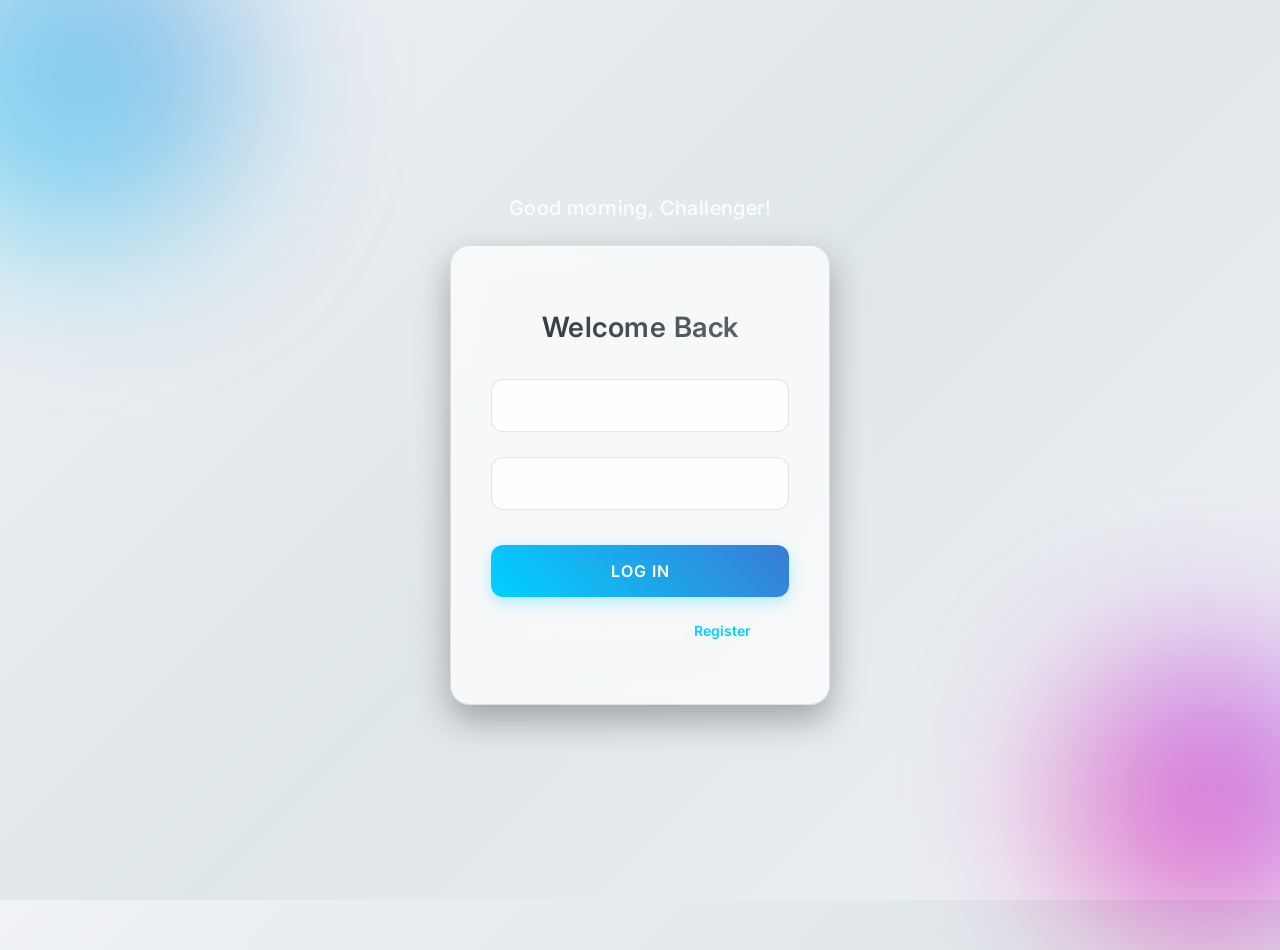
<file: index.html>
<!DOCTYPE html>
<html lang="en">
<head>
    <meta charset="UTF-8">
    <meta name="viewport" content="width=device-width, initial-scale=1.0">
    <meta name="description" content="Chess Tour - Login and Registration">
    <title>Chess Tour - Authentication</title>
    <style>
        @import url('https://fonts.googleapis.com/css2?family=Inter:wght@300;400;500;600;700&display=swap');
        
        * {
            box-sizing: border-box;
            margin: 0;
            padding: 0;
            font-family: 'Inter', sans-serif;
        }

        :root {
            --bg-dark: #0f2027;
            --bg-mid: #203a43;
            --bg-light: #2c5364;
            --text-main: #ffffff;
            --glass-bg: rgba(255, 255, 255, 0.05);
            --glass-border: rgba(255, 255, 255, 0.1);
            --input-bg: rgba(0, 0, 0, 0.2);
        }

        @media (prefers-color-scheme: light) {
            :root {
                --bg-dark: #f0f2f5;
                --bg-mid: #dfe6e9;
                --bg-light: #f1f2f6;
                --text-main: #2d3436;
                --glass-bg: rgba(255, 255, 255, 0.7);
                --glass-border: rgba(0, 0, 0, 0.1);
                --input-bg: rgba(255, 255, 255, 0.8);
            }
        }

        body {
            background: linear-gradient(135deg, var(--bg-dark), var(--bg-mid), var(--bg-light));
            min-height: 100vh;
            display: flex;
            justify-content: center;
            align-items: center;
            color: var(--text-main);
            overflow: hidden;
            position: relative;
        }

        .container {
            width: 100%;
            max-width: 420px;
            position: relative;
            padding: 20px;
        }

        .card {
            perspective: 1500px;
            width: 100%;
        }

        .card-inner {
            width: 100%;
            height: 460px;
            position: relative;
            transform-style: preserve-3d;
            transition: transform 0.8s cubic-bezier(0.4, 0.2, 0.2, 1);
        }

        .card.flip .card-inner {
            transform: rotateY(180deg);
        }

        .form-box {
            position: absolute;
            top: 0;
            left: 0;
            width: 100%;
            height: 100%;
            padding: 40px;
            backface-visibility: hidden;
            border-radius: 20px;
            background: var(--glass-bg);
            backdrop-filter: blur(15px);
            -webkit-backdrop-filter: blur(15px);
            border: 1px solid var(--glass-border);
            box-shadow: 0 15px 35px rgba(0,0,0,0.3), inset 0 0 10px rgba(255,255,255,0.05);
            display: flex;
            flex-direction: column;
            justify-content: center;
        }

        .register-box {
            transform: rotateY(180deg);
        }

        h2 {
            text-align: center;
            margin-bottom: 35px;
            font-weight: 600;
            font-size: 28px;
            letter-spacing: 0.5px;
            background: linear-gradient(to right, #fff, #a0aec0);
            -webkit-background-clip: text;
            -webkit-text-fill-color: transparent;
            background-clip: text;
            color: transparent;
        }

        .input-group {
            position: relative;
            margin-bottom: 25px;
        }

        .input-group input {
            width: 100%;
            padding: 16px 20px;
            background: var(--input-bg);
            border: 1px solid var(--glass-border);
            border-radius: 12px;
            outline: none;
            color: var(--text-main);
            font-size: 15px;
            transition: all 0.3s;
        }

        .input-group input:focus {
            border-color: #00d2ff;
            background: rgba(0, 210, 255, 0.05);
            box-shadow: 0 0 15px rgba(0, 210, 255, 0.2);
        }

        @media (prefers-color-scheme: light) {
            h2 { 
                background: linear-gradient(to right, #2d3436, #636e72); 
                -webkit-background-clip: text;
                background-clip: text;
            }
            .bg-pattern { opacity: 0.1; }
            .input-group label { color: rgba(0, 0, 0, 0.4); }
        }

        .input-group label {
            position: absolute;
            top: 50%;
            left: 20px;
            transform: translateY(-50%);
            color: rgba(255, 255, 255, 0.5);
            pointer-events: none;
            transition: 0.3s ease;
            font-size: 15px;
        }

        /* Float label on focus or when not empty */
        .input-group input:focus ~ label,
        .input-group input:not(:placeholder-shown) ~ label {
            top: 0;
            transform: translateY(-50%);
            left: 15px;
            font-size: 12px;
            color: #00d2ff;
            background: #1b2e36; /* Blends with the glassmorphism */
            padding: 0 8px;
            border-radius: 4px;
            letter-spacing: 0.5px;
        }

        .btn {
            width: 100%;
            padding: 16px;
            background: linear-gradient(45deg, #00d2ff, #3a7bd5);
            border: none;
            border-radius: 12px;
            color: #fff;
            font-size: 16px;
            font-weight: 600;
            cursor: pointer;
            transition: all 0.3s ease;
            margin-top: 10px;
            box-shadow: 0 5px 15px rgba(0, 210, 255, 0.3);
            text-transform: uppercase;
            letter-spacing: 1px;
        }

        .btn:hover {
            transform: translateY(-2px);
            box-shadow: 0 8px 25px rgba(0, 210, 255, 0.5);
            background: linear-gradient(45deg, #1ae2ff, #478eff);
        }

        .btn:active {
            transform: translateY(1px);
        }

        .switch-form {
            text-align: center;
            margin-top: 25px;
            font-size: 14px;
            color: rgba(255, 255, 255, 0.6);
        }

        .switch-form a {
            color: #00d2ff;
            text-decoration: none;
            font-weight: 600;
            transition: 0.3s;
            margin-left: 5px;
        }

        .switch-form a:hover {
            text-decoration: underline;
            color: #fff;
        }

        .greeting {
            text-align: center;
            margin-bottom: 25px;
            font-size: 20px;
            letter-spacing: 0.4px;
            color: rgba(255, 255, 255, 0.9);
            font-weight: 500;
        }

        .notification {
            position: fixed;
            top: 24px;
            left: 50%;
            transform: translateX(-50%) translateY(-20px);
            background: #ff4757;
            color: #fff;
            padding: 14px 28px;
            border-radius: 12px;
            font-size: 15px;
            font-weight: 500;
            opacity: 0;
            visibility: hidden;
            transition: all 0.45s cubic-bezier(0.68, -0.55, 0.265, 1.55);
            white-space: nowrap;
            box-shadow: 0 10px 25px rgba(255, 71, 87, 0.5);
            z-index: 9999;
            display: flex;
            align-items: center;
            gap: 10px;
        }

        .notification.show {
            transform: translateX(-50%) translateY(0);
            opacity: 1;
            visibility: visible;
        }

        .notification.success {
            background: #2ed573;
            box-shadow: 0 10px 25px rgba(46, 213, 115, 0.5);
        }

        /* Decorative animated circles for background */
        .circle {
            position: absolute;
            border-radius: 50%;
            filter: blur(80px);
            z-index: -1;
            opacity: 0.5;
            animation: float 10s infinite ease-in-out;
        }

        .circle-1 {
            width: 350px;
            height: 350px;
            top: -100px;
            left: -100px;
            background: linear-gradient(45deg, #00d2ff, #3a7bd5);
        }

        .circle-2 {
            width: 300px;
            height: 300px;
            bottom: -50px;
            right: -80px;
            background: linear-gradient(45deg, #ff007a, #7a00ff);
            animation-delay: -5s;
        }

        @keyframes float {
            0%, 100% { transform: translateY(0) scale(1); }
            50% { transform: translateY(-20px) scale(1.05); }
        }

    </style>
</head>
<body>
    <!-- Toast Notification (fixed, always visible) -->
    <div id="notification" class="notification">Message</div>

    <div class="circle circle-1"></div>
    <div class="circle circle-2"></div>

    <div class="container">
        <div class="greeting" id="timeGreeting">Welcome back!</div>
        
        <div class="card" id="card">
            <div class="card-inner">
                <!-- Login Form -->
                <div class="form-box login-box">
                    <h2>Welcome Back</h2>
                    <form id="loginForm">
                        <div class="input-group">
                            <input type="text" id="loginUsername" placeholder=" " required autocomplete="off">
                            <label>Username</label>
                        </div>
                        <div class="input-group">
                            <input type="password" id="loginPassword" placeholder=" " required>
                            <label>Password</label>
                        </div>
                        <button type="submit" class="btn">Log In</button>
                        <div class="switch-form">
                            Don't have an account? <a href="#" onclick="toggleForm(event)">Register</a>
                        </div>
                    </form>
                </div>

                <!-- Register Form -->
                <div class="form-box register-box">
                    <h2>Create Account</h2>
                    <form id="registerForm">
                        <div class="input-group">
                            <input type="text" id="regUsername" placeholder=" " required autocomplete="off">
                            <label>New Username</label>
                        </div>
                        <div class="input-group">
                            <input type="password" id="regPassword" placeholder=" " required>
                            <label>New Password</label>
                        </div>
                        <button type="submit" class="btn">Register</button>
                        <div class="switch-form">
                            Already have an account? <a href="#" onclick="toggleForm(event)">Log In</a>
                        </div>
                    </form>
                </div>
            </div>
        </div>
    </div>

    <script>
        const card = document.getElementById('card');
        const loginForm = document.getElementById('loginForm');
        const registerForm = document.getElementById('registerForm');
        const notification = document.getElementById('notification');
        const timeGreeting = document.getElementById('timeGreeting');
        
        let notifTimeout;

        function getTimeGreeting() {
            const hour = new Date().getHours();
            if (hour < 12) return 'Good morning';
            if (hour < 18) return 'Good afternoon';
            return 'Good evening';
        }

        function updateGreeting() {
            const currentUser = localStorage.getItem('currentUser');
            const name = currentUser || localStorage.getItem('lastUser') || 'Challenger';
            timeGreeting.textContent = `${getTimeGreeting()}, ${name}!`;
        }

        function saveLastUser(username) {
            if (!username) return;
            localStorage.setItem('lastUser', username);
        }

        // Toggle between Login and Register views
        function toggleForm(e) {
            if(e) e.preventDefault();
            card.classList.toggle('flip');
            
            // Allow time for the flip animation, then clear forms
            setTimeout(() => {
                loginForm.reset();
                registerForm.reset();
                hideNotification();
            }, 300);
        }

        // Show toast notifications
        function showNotification(message, isSuccess = false) {
            clearTimeout(notifTimeout);
            notification.textContent = message;
            
            if (isSuccess) {
                notification.classList.add('success');
                notification.classList.remove('error');
                notification.innerHTML = '✓ ' + message;
            } else {
                notification.classList.add('error');
                notification.classList.remove('success');
                notification.innerHTML = '⚠ ' + message;
            }
            
            notification.classList.add('show');
            
            notifTimeout = setTimeout(() => {
                hideNotification();
            }, 3500);
        }

        function hideNotification() {
            notification.classList.remove('show');
        }

        // Initialize users mock database from LocalStorage
        function getUsers() {
            const users = localStorage.getItem('chessTourUsers');
            return users ? JSON.parse(users) : {};
        }

        function saveUsers(users) {
            localStorage.setItem('chessTourUsers', JSON.stringify(users));
        }

        // Registration Logic
        registerForm.addEventListener('submit', (e) => {
            e.preventDefault();
            const username = document.getElementById('regUsername').value.trim();
            const password = document.getElementById('regPassword').value;

            if (!username || !password) {
                showNotification('Please fill all fields');
                return;
            }

            const users = getUsers();

            // Check if username is already registered as per requirements
            if (users[username]) {
                showNotification('This username already exists');
            } else {
                users[username] = { password: password };
                saveUsers(users);
                saveLastUser(username);
                showNotification('Registration successful! Please login.', true);
                
                // Automatically switch to login form and pre-fill the username
                setTimeout(() => {
                    toggleForm();
                    document.getElementById('loginUsername').value = username;
                    updateGreeting();
                }, 1500);
            }
        });

        // Login Logic
        loginForm.addEventListener('submit', (e) => {
            e.preventDefault();
            const username = document.getElementById('loginUsername').value.trim();
            const password = document.getElementById('loginPassword').value;

            if (!username || !password) {
                showNotification('Please fill all fields');
                return;
            }

            const users = getUsers();

            // Validate credentials — give specific feedback per case
            if (!users[username]) {
                // Username doesn't exist at all
                showNotification(`Account "${username}" not found. Please register first.`);
                // Delay then flip to Register view, pre-filling the username
                setTimeout(() => {
                    toggleForm();
                    document.getElementById('regUsername').value = username;
                }, 2000);
            } else if (users[username].password !== password) {
                // Account exists but wrong password
                showNotification('Wrong password. Please try again.');
            } else {
                // Correct credentials
                showNotification('Login successful!', true);
                localStorage.setItem('currentUser', username);
                saveLastUser(username);
                updateGreeting();
                setTimeout(() => {
                    window.location.href = 'main.html';
                }, 1200);
            }
        });

        // Update greeting as soon as the page loads
        updateGreeting();
    </script>
</body>
</html>
</file>
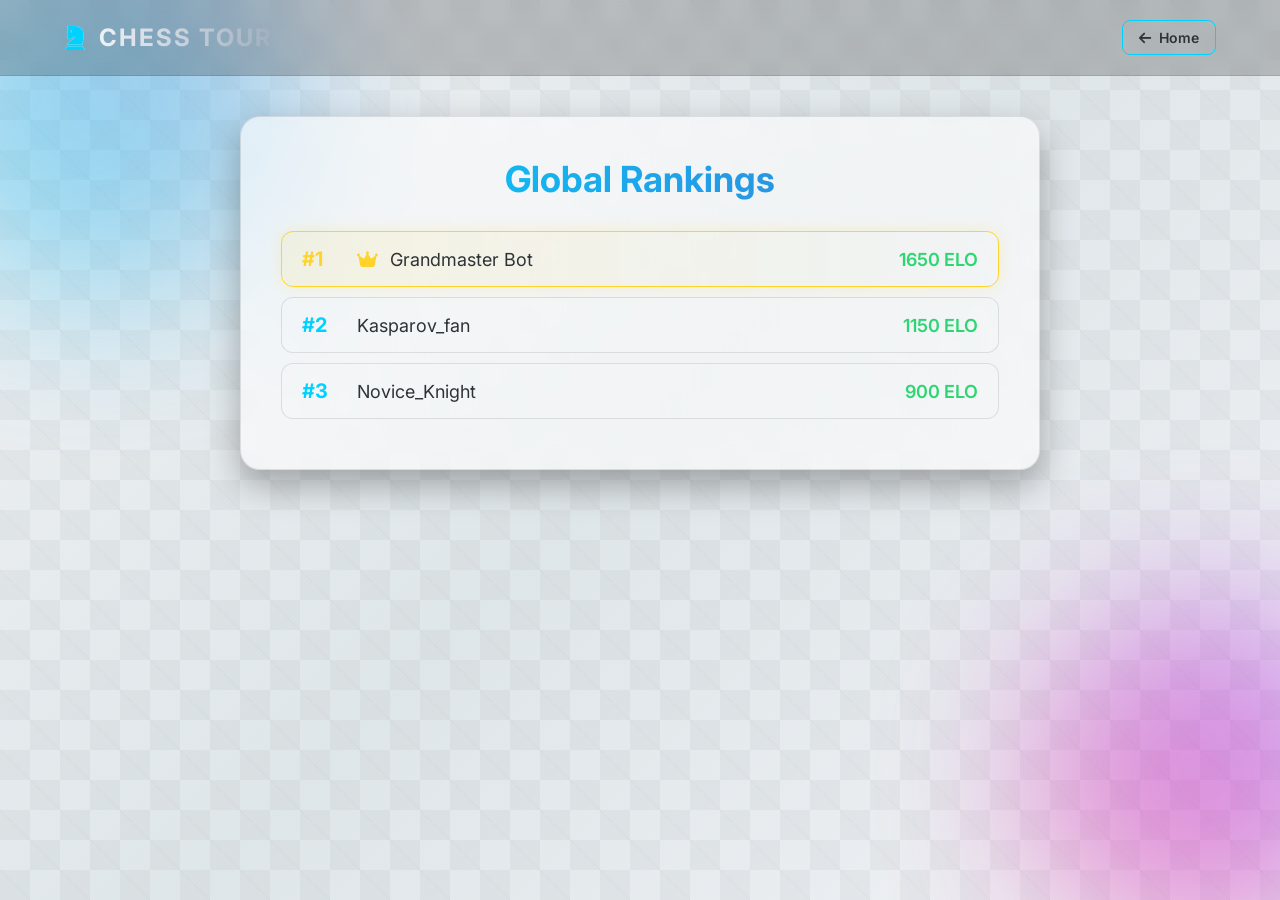
<file: leaderboard.html>
<!DOCTYPE html>
<html lang="en">
<head>
    <meta charset="UTF-8">
    <meta name="viewport" content="width=device-width, initial-scale=1.0">
    <title>Chess Tour - Leaderboard</title>
    <!-- Google Fonts -->
    <link href="https://fonts.googleapis.com/css2?family=Inter:wght@300;400;500;600;700&display=swap" rel="stylesheet">
    <!-- FontAwesome for Icons -->
    <link rel="stylesheet" href="https://cdnjs.cloudflare.com/ajax/libs/font-awesome/6.4.0/css/all.min.css">
    <!-- Link to Stylesheet -->
    <link rel="stylesheet" href="style.css">
    <style>
        .leaderboard-container {
            max-width: 800px;
            margin: 40px auto;
            background: var(--glass-bg);
            backdrop-filter: blur(15px);
            -webkit-backdrop-filter: blur(15px);
            border: 1px solid var(--glass-border);
            border-radius: 20px;
            padding: 40px;
            box-shadow: 0 15px 35px rgba(0, 0, 0, 0.3);
            text-align: center;
        }

        .leaderboard-container h2 {
            font-size: 36px;
            margin-bottom: 30px;
            background: linear-gradient(to right, #00d2ff, #3a7bd5);
            background-clip: text;
            -webkit-background-clip: text;
            -webkit-text-fill-color: transparent;
        }

        .rank-list {
            list-style: none;
            padding: 0;
            margin: 0;
        }

        .rank-item {
            display: flex;
            justify-content: space-between;
            align-items: center;
            padding: 15px 20px;
            margin-bottom: 10px;
            background: rgba(255, 255, 255, 0.05);
            border-radius: 12px;
            border: 1px solid var(--glass-border);
            transition: all 0.3s ease;
        }

        .rank-item:hover {
            background: rgba(255, 255, 255, 0.1);
            transform: translateX(5px);
        }

        .rank-number {
            font-size: 20px;
            font-weight: 700;
            color: var(--primary);
            width: 40px;
            text-align: left;
        }

        .rank-name {
            font-size: 18px;
            flex-grow: 1;
            text-align: left;
            padding-left: 15px;
        }

        .rank-elo {
            font-size: 18px;
            font-weight: 600;
            color: #2ed573;
        }

        .rank-item.first {
            border-color: #ffd32a;
            box-shadow: 0 0 15px rgba(255, 211, 42, 0.2);
            background: linear-gradient(90deg, rgba(255, 211, 42, 0.1), transparent);
        }
        .rank-item.first .rank-number { color: #ffd32a; }

        .back-btn {
            margin-top: 30px;
            display: inline-block;
        }
    </style>
</head>
<body>
    <!-- Background Elements -->
    <div class="bg-pattern"></div>
    <div class="circle circle-1"></div>
    <div class="circle circle-2"></div>

    <!-- Navigation Bar -->
    <nav class="navbar">
        <div class="nav-brand">
            <i class="fa-solid fa-chess-knight"></i>
            <span>Chess Tour</span>
        </div>
        <div class="nav-user">
            <button onclick="window.location.href='main.html'" class="btn-logout" style="border-color: var(--primary); color: var(--text-light); background: transparent;">
                <i class="fa-solid fa-arrow-left"></i> Home
            </button>
        </div>
    </nav>

    <!-- Main Content -->
    <main class="dashboard-container">
        <div class="leaderboard-container">
            <h2>Global Rankings</h2>
            <ul class="rank-list">
                <li class="rank-item first">
                    <span class="rank-number">#1</span>
                    <span class="rank-name"><i class="fa-solid fa-crown" style="color:#ffd32a; margin-right: 8px;"></i> Grandmaster Bot</span>
                    <span class="rank-elo">1650 ELO</span>
                </li>
                <li class="rank-item" id="playerRankUi" style="display: none;">
                    <span class="rank-number" id="playerRankNum">#2</span>
                    <span class="rank-name" id="playerRankName">Player</span>
                    <span class="rank-elo" id="playerRankElo">1200 ELO</span>
                </li>
                <li class="rank-item">
                    <span class="rank-number" id="defaultRank2">#2</span>
                    <span class="rank-name">Kasparov_fan</span>
                    <span class="rank-elo">1150 ELO</span>
                </li>
                <li class="rank-item">
                    <span class="rank-number" id="defaultRank3">#3</span>
                    <span class="rank-name">Novice_Knight</span>
                    <span class="rank-elo">900 ELO</span>
                </li>
            </ul>
        </div>
    </main>

    <script>
        document.addEventListener('DOMContentLoaded', () => {
            const currentUser = localStorage.getItem('currentUser');
            const userEloStr = localStorage.getItem('userElo');
            
            if (currentUser && userEloStr) {
                const userElo = parseInt(userEloStr);
                
                // Show player rank UI
                document.getElementById('playerRankUi').style.display = 'flex';
                document.getElementById('playerRankName').textContent = currentUser;
                document.getElementById('playerRankElo').textContent = `${userElo} ELO`;

                // Set logical rankings based on ELO
                if (userElo >= 1650) {
                    document.getElementById('playerRankNum').textContent = '#1';
                    // Re-number the others
                    document.querySelector('.rank-item.first .rank-number').textContent = '#2';
                    document.getElementById('defaultRank2').textContent = '#3';
                    document.getElementById('defaultRank3').textContent = '#4';
                } else if (userElo >= 1150) {
                    document.getElementById('playerRankNum').textContent = '#2';
                    document.getElementById('defaultRank2').textContent = '#3';
                    document.getElementById('defaultRank3').textContent = '#4';
                } else if (userElo >= 900) {
                    document.getElementById('playerRankNum').textContent = '#3';
                    document.getElementById('defaultRank3').textContent = '#4';
                } else {
                    document.getElementById('playerRankNum').textContent = '#4';
                }
            }
        });
    </script>
</body>
</html>
</file>
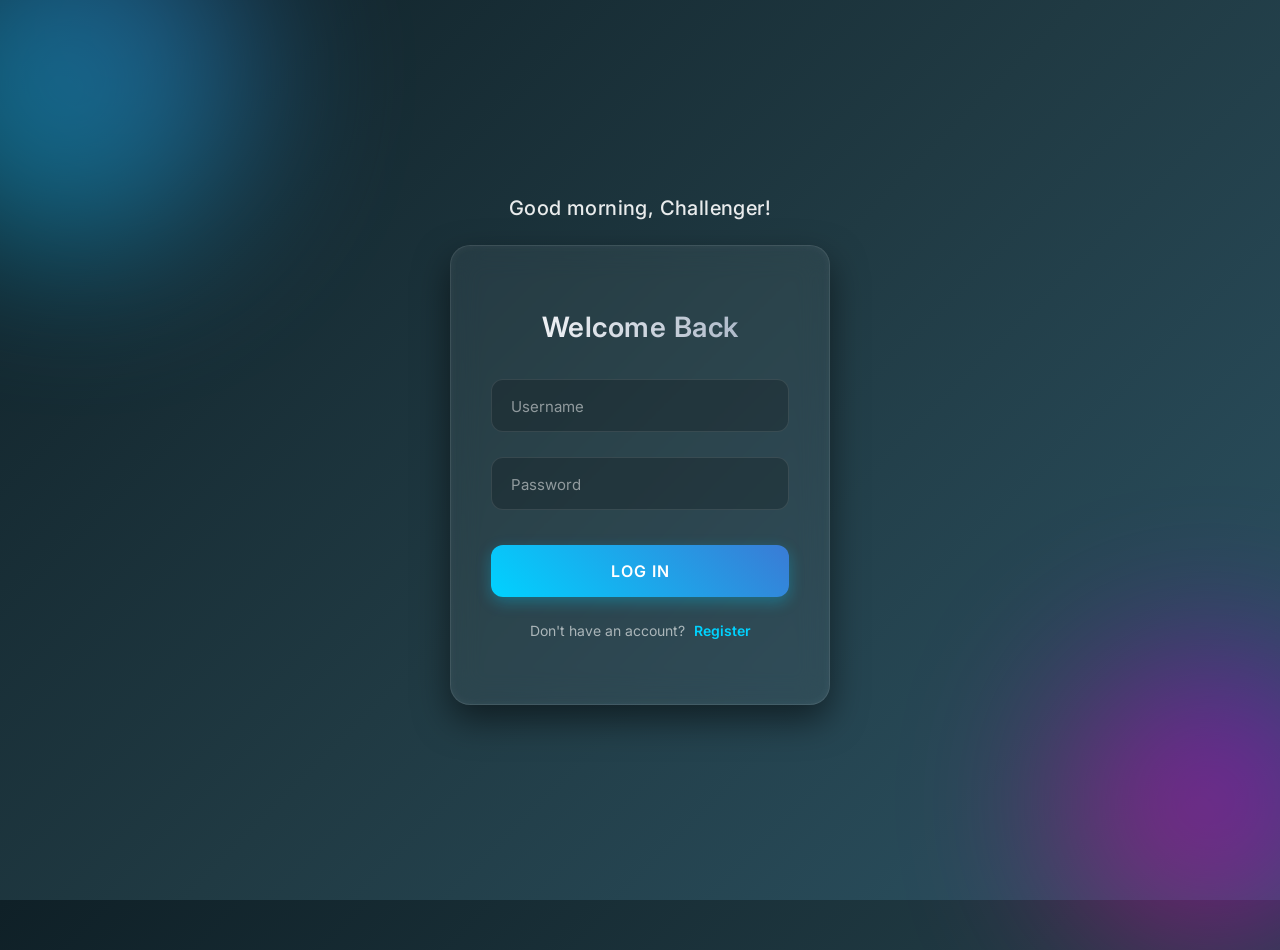
<file: login.html>
<!DOCTYPE html>
<html lang="en">
<head>
    <meta charset="UTF-8">
    <meta name="viewport" content="width=device-width, initial-scale=1.0">
    <meta name="description" content="Chess Tour - Login and Registration">
    <title>Chess Tour - Authentication</title>
    <style>
        @import url('https://fonts.googleapis.com/css2?family=Inter:wght@300;400;500;600;700&display=swap');
        
        * {
            box-sizing: border-box;
            margin: 0;
            padding: 0;
            font-family: 'Inter', sans-serif;
        }

        body {
            background: linear-gradient(135deg, #0f2027, #203a43, #2c5364);
            min-height: 100vh;
            display: flex;
            justify-content: center;
            align-items: center;
            color: #fff;
            overflow: hidden;
            position: relative;
        }

        .container {
            width: 100%;
            max-width: 420px;
            position: relative;
            padding: 20px;
        }

        .card {
            perspective: 1500px;
            width: 100%;
        }

        .card-inner {
            width: 100%;
            height: 460px;
            position: relative;
            transform-style: preserve-3d;
            transition: transform 0.8s cubic-bezier(0.4, 0.2, 0.2, 1);
        }

        .card.flip .card-inner {
            transform: rotateY(180deg);
        }

        .form-box {
            position: absolute;
            top: 0;
            left: 0;
            width: 100%;
            height: 100%;
            padding: 40px;
            backface-visibility: hidden;
            border-radius: 20px;
            background: rgba(255, 255, 255, 0.05);
            backdrop-filter: blur(15px);
            -webkit-backdrop-filter: blur(15px);
            border: 1px solid rgba(255, 255, 255, 0.1);
            box-shadow: 0 15px 35px rgba(0,0,0,0.5), inset 0 0 10px rgba(255,255,255,0.05);
            display: flex;
            flex-direction: column;
            justify-content: center;
        }

        .register-box {
            transform: rotateY(180deg);
        }

        h2 {
            text-align: center;
            margin-bottom: 35px;
            font-weight: 600;
            font-size: 28px;
            letter-spacing: 0.5px;
            background: linear-gradient(to right, #fff, #a0aec0);
            -webkit-background-clip: text;
            -webkit-text-fill-color: transparent;
            background-clip: text;
            color: transparent;
        }

        .input-group {
            position: relative;
            margin-bottom: 25px;
        }

        .input-group input {
            width: 100%;
            padding: 16px 20px;
            background: rgba(0, 0, 0, 0.2);
            border: 1px solid rgba(255, 255, 255, 0.1);
            border-radius: 12px;
            outline: none;
            color: #fff;
            font-size: 15px;
            transition: all 0.3s ease;
        }

        .input-group input:focus {
            border-color: #00d2ff;
            background: rgba(0, 0, 0, 0.4);
            box-shadow: 0 0 15px rgba(0, 210, 255, 0.2);
        }

        .input-group label {
            position: absolute;
            top: 50%;
            left: 20px;
            transform: translateY(-50%);
            color: rgba(255, 255, 255, 0.5);
            pointer-events: none;
            transition: 0.3s ease;
            font-size: 15px;
        }

        /* Float label on focus or when not empty */
        .input-group input:focus ~ label,
        .input-group input:not(:placeholder-shown) ~ label {
            top: 0;
            transform: translateY(-50%);
            left: 15px;
            font-size: 12px;
            color: #00d2ff;
            background: #1b2e36; /* Blends with the glassmorphism */
            padding: 0 8px;
            border-radius: 4px;
            letter-spacing: 0.5px;
        }

        .btn {
            width: 100%;
            padding: 16px;
            background: linear-gradient(45deg, #00d2ff, #3a7bd5);
            border: none;
            border-radius: 12px;
            color: #fff;
            font-size: 16px;
            font-weight: 600;
            cursor: pointer;
            transition: all 0.3s ease;
            margin-top: 10px;
            box-shadow: 0 5px 15px rgba(0, 210, 255, 0.3);
            text-transform: uppercase;
            letter-spacing: 1px;
        }

        .btn:hover {
            transform: translateY(-2px);
            box-shadow: 0 8px 25px rgba(0, 210, 255, 0.5);
            background: linear-gradient(45deg, #1ae2ff, #478eff);
        }

        .btn:active {
            transform: translateY(1px);
        }

        .switch-form {
            text-align: center;
            margin-top: 25px;
            font-size: 14px;
            color: rgba(255, 255, 255, 0.6);
        }

        .switch-form a {
            color: #00d2ff;
            text-decoration: none;
            font-weight: 600;
            transition: 0.3s;
            margin-left: 5px;
        }

        .switch-form a:hover {
            text-decoration: underline;
            color: #fff;
        }

        .greeting {
            text-align: center;
            margin-bottom: 25px;
            font-size: 20px;
            letter-spacing: 0.4px;
            color: rgba(255, 255, 255, 0.9);
            font-weight: 500;
        }

        .notification {
            position: absolute;
            top: -90px;
            left: 50%;
            transform: translateX(-50%) translateY(20px);
            background: #ff4757;
            color: #fff;
            padding: 14px 28px;
            border-radius: 12px;
            font-size: 15px;
            font-weight: 500;
            opacity: 0;
            visibility: hidden;
            transition: all 0.5s cubic-bezier(0.68, -0.55, 0.265, 1.55); /* Bouncy transition */
            white-space: nowrap;
            box-shadow: 0 10px 25px rgba(255, 71, 87, 0.4);
            z-index: 100;
            display: flex;
            align-items: center;
            gap: 10px;
        }

        .notification.show {
            transform: translateX(-50%) translateY(0);
            opacity: 1;
            visibility: visible;
        }

        .notification.success {
            background: #2ed573;
            box-shadow: 0 10px 25px rgba(46, 213, 115, 0.4);
        }

        /* Decorative animated circles for background */
        .circle {
            position: absolute;
            border-radius: 50%;
            filter: blur(80px);
            z-index: -1;
            opacity: 0.5;
            animation: float 10s infinite ease-in-out;
        }

        .circle-1 {
            width: 350px;
            height: 350px;
            top: -100px;
            left: -100px;
            background: linear-gradient(45deg, #00d2ff, #3a7bd5);
        }

        .circle-2 {
            width: 300px;
            height: 300px;
            bottom: -50px;
            right: -80px;
            background: linear-gradient(45deg, #ff007a, #7a00ff);
            animation-delay: -5s;
        }

        @keyframes float {
            0%, 100% { transform: translateY(0) scale(1); }
            50% { transform: translateY(-20px) scale(1.05); }
        }

    </style>
</head>
<body>
    <div class="circle circle-1"></div>
    <div class="circle circle-2"></div>

    <div class="container">
        <div class="greeting" id="timeGreeting">Welcome back!</div>

        <!-- Notification element -->
        <div id="notification" class="notification">Message</div>
        
        <div class="card" id="card">
            <div class="card-inner">
                <!-- Login Form -->
                <div class="form-box login-box">
                    <h2>Welcome Back</h2>
                    <form id="loginForm">
                        <div class="input-group">
                            <input type="text" id="loginUsername" placeholder=" " required autocomplete="off">
                            <label>Username</label>
                        </div>
                        <div class="input-group">
                            <input type="password" id="loginPassword" placeholder=" " required>
                            <label>Password</label>
                        </div>
                        <button type="submit" class="btn">Log In</button>
                        <div class="switch-form">
                            Don't have an account? <a href="#" onclick="toggleForm(event)">Register</a>
                        </div>
                    </form>
                </div>

                <!-- Register Form -->
                <div class="form-box register-box">
                    <h2>Create Account</h2>
                    <form id="registerForm">
                        <div class="input-group">
                            <input type="text" id="regUsername" placeholder=" " required autocomplete="off">
                            <label>New Username</label>
                        </div>
                        <div class="input-group">
                            <input type="password" id="regPassword" placeholder=" " required>
                            <label>New Password</label>
                        </div>
                        <button type="submit" class="btn">Register</button>
                        <div class="switch-form">
                            Already have an account? <a href="#" onclick="toggleForm(event)">Log In</a>
                        </div>
                    </form>
                </div>
            </div>
        </div>
    </div>

    <script>
        const card = document.getElementById('card');
        const loginForm = document.getElementById('loginForm');
        const registerForm = document.getElementById('registerForm');
        const notification = document.getElementById('notification');
        const timeGreeting = document.getElementById('timeGreeting');
        
        let notifTimeout;

        function getTimeGreeting() {
            const hour = new Date().getHours();
            if (hour < 12) return 'Good morning';
            if (hour < 18) return 'Good afternoon';
            return 'Good evening';
        }

        function updateGreeting() {
            const currentUser = localStorage.getItem('currentUser');
            const name = currentUser || localStorage.getItem('lastUser') || 'Challenger';
            timeGreeting.textContent = `${getTimeGreeting()}, ${name}!`;
        }

        function saveLastUser(username) {
            if (!username) return;
            localStorage.setItem('lastUser', username);
        }

        // Toggle between Login and Register views
        function toggleForm(e) {
            if(e) e.preventDefault();
            card.classList.toggle('flip');
            
            // Allow time for the flip animation, then clear forms
            setTimeout(() => {
                loginForm.reset();
                registerForm.reset();
                hideNotification();
            }, 300);
        }

        // Show toast notifications
        function showNotification(message, isSuccess = false) {
            clearTimeout(notifTimeout);
            notification.textContent = message;
            
            if (isSuccess) {
                notification.classList.add('success');
                notification.classList.remove('error');
                notification.innerHTML = '✓ ' + message;
            } else {
                notification.classList.add('error');
                notification.classList.remove('success');
                notification.innerHTML = '⚠ ' + message;
            }
            
            notification.classList.add('show');
            
            notifTimeout = setTimeout(() => {
                hideNotification();
            }, 3500);
        }

        function hideNotification() {
            notification.classList.remove('show');
        }

        // Initialize users mock database from LocalStorage
        function getUsers() {
            const users = localStorage.getItem('chessTourUsers');
            return users ? JSON.parse(users) : {};
        }

        function saveUsers(users) {
            localStorage.setItem('chessTourUsers', JSON.stringify(users));
        }

        // Registration Logic
        registerForm.addEventListener('submit', (e) => {
            e.preventDefault();
            const username = document.getElementById('regUsername').value.trim();
            const password = document.getElementById('regPassword').value;

            if (!username || !password) {
                showNotification('Please fill all fields');
                return;
            }

            const users = getUsers();

            // Check if username is already registered as per requirements
            if (users[username]) {
                showNotification('This username already exists');
            } else {
                users[username] = { password: password };
                saveUsers(users);
                saveLastUser(username);
                showNotification('Registration successful! Please login.', true);
                
                // Automatically switch to login form and pre-fill the username
                setTimeout(() => {
                    toggleForm();
                    document.getElementById('loginUsername').value = username;
                    updateGreeting();
                }, 1500);
            }
        });

        // Login Logic
        loginForm.addEventListener('submit', (e) => {
            e.preventDefault();
            const username = document.getElementById('loginUsername').value.trim();
            const password = document.getElementById('loginPassword').value;

            if (!username || !password) {
                showNotification('Please fill all fields');
                return;
            }

            const users = getUsers();

            // Validate credentials
            if (users[username] && users[username].password === password) {
                showNotification('Login successful!', true);
                
                // Save current user session
                localStorage.setItem('currentUser', username);
                saveLastUser(username);
                updateGreeting();
                
                // Redirect to main.html as the entry point for the tour app
                setTimeout(() => {
                    window.location.href = 'main.html';
                }, 1200);
            } else {
                showNotification('Invalid username or password');
            }
        });

        // Update greeting as soon as the page loads
        updateGreeting();
    </script>
</body>
</html>
</file>
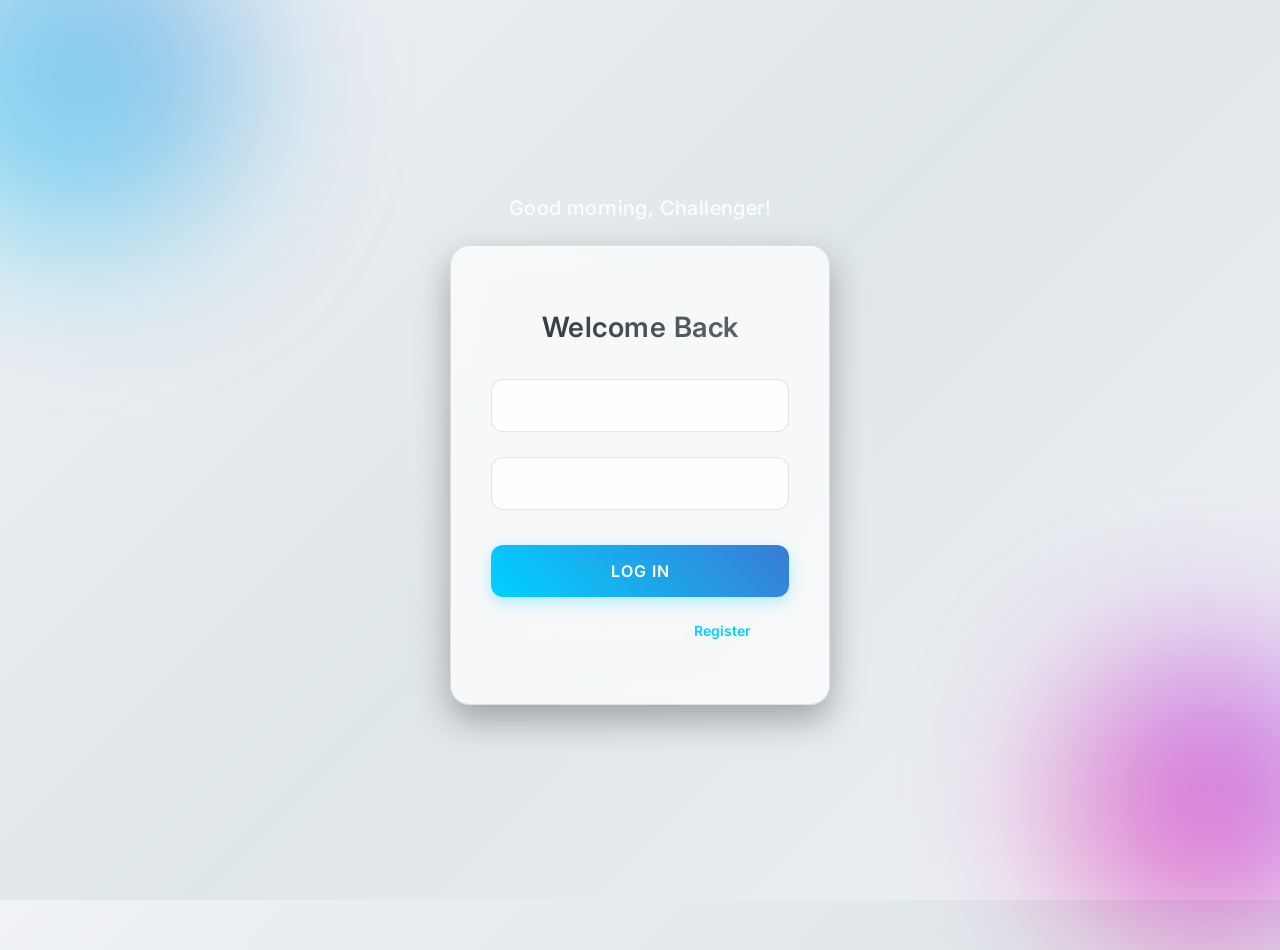
<file: main.html>
<!DOCTYPE html>
<html lang="en">
<head>
    <meta charset="UTF-8">
    <meta name="viewport" content="width=device-width, initial-scale=1.0">
    <title>Chess Tour - Dashboard</title>
    <link href="https://fonts.googleapis.com/css2?family=Inter:wght@300;400;500;600;700&display=swap" rel="stylesheet">
    <link rel="stylesheet" href="https://cdnjs.cloudflare.com/ajax/libs/font-awesome/6.4.0/css/all.min.css">
    <link rel="stylesheet" href="style.css">
</head>
<body>
    <div class="bg-pattern"></div>
    <div class="circle circle-1"></div>
    <div class="circle circle-2"></div>

    <!-- Navigation Bar -->
    <nav class="navbar">
        <div class="nav-brand">
            <i class="fa-solid fa-chess-knight"></i>
            <span>Chess Tour</span>
        </div>
        <div class="nav-user">
            <!-- ETH Balance in Navbar -->
            <div class="nav-eth" id="navEthBalance" onclick="openShop()">
                <i class="fa-brands fa-ethereum"></i> <span id="navEthBalanceSpan">0.0</span>
            </div>
            
            <span id="welcomeText" class="welcome-text">Welcome, Player</span>

            <!-- Profile Dropdown -->
            <div class="options-wrapper">
                <button class="btn-options" id="optionsBtn" onclick="toggleOptions(event)">
                    <i class="fa-solid fa-circle-user"></i> Profile
                    <i class="fa-solid fa-chevron-down" style="font-size:11px; opacity:0.7;"></i>
                </button>
                <div class="options-dropdown" id="optionsDropdown">
                    <button class="dropdown-item" onclick="showStats()">
                        <i class="fa-solid fa-chart-bar" style="color:var(--primary);"></i> Stats
                    </button>
                    <button class="dropdown-item" onclick="openEditProfile()">
                        <i class="fa-solid fa-user-gear" style="color:var(--primary);"></i> Edit Profile
                    </button>
                    <div class="dropdown-divider"></div>
                    <button class="dropdown-item danger" onclick="deleteAccount()">
                        <i class="fa-solid fa-trash-can"></i> Delete Account
                    </button>
                </div>
            </div>

            <button onclick="logout()" class="btn-logout">
                <i class="fa-solid fa-right-from-bracket"></i> Logout
            </button>
        </div>
    </nav>

    <!-- Toast Notification -->
    <div id="toast" class="toast" aria-live="polite" aria-atomic="true"></div>

    <!-- Main Dashboard -->
    <main class="dashboard-container">
        <header class="dashboard-header">
            <h1 class="gradient-text"><span id="greeting">Ready for your next move?</span></h1>
            <p id="subText">Join tournaments, track your progress, and challenge the best.</p>
        </header>

        <!-- Action Cards -->
        <div class="action-grid">
            <div class="action-card">
                <div class="card-icon"><i class="fa-solid fa-chess-board"></i></div>
                <h3>Play Now</h3>
                <p>Start a quick game or join a matchmaking queue right away.</p>
                <button class="action-btn">Play</button>
            </div>
            
            <div class="action-card">
                <div class="card-icon"><i class="fa-solid fa-trophy"></i></div>
                <h3>Tournaments</h3>
                <p>Register and compete in upcoming events to win grand prizes.</p>
                <button class="action-btn secondary" id="tournamentBtn">Register</button>
            </div>
            
            <div class="action-card">
                <div class="card-icon"><i class="fa-solid fa-chart-line"></i></div>
                <h3>Leaderboard</h3>
                <p>Check the global rankings and see where you stand among top players.</p>
                <button class="action-btn secondary">Rankings</button>
            </div>

            <div class="action-card">
                <div class="card-icon"><i class="fa-solid fa-cart-shopping"></i></div>
                <h3>Shop</h3>
                <p>Use your ETH coins to buy exclusive board colors and piece sets.</p>
                <button class="action-btn secondary" onclick="openShop()">Visit Shop</button>
            </div>
        </div>

        <!-- ===== ELO TIER GUIDE SECTION ===== -->
        <section class="tier-section">
            <div class="tier-section-header">
                <i class="fa-solid fa-ranking-star"></i>
                <div>
                    <h2>Rank Tier System</h2>
                    <p>Win matches to earn +100 points and climb the ranks!</p>
                </div>
            </div>
            <div class="tier-cards-grid">
                <div class="tier-card" data-tier="unranked">
                    <span class="tier-card-icon">⬜</span>
                    <div class="tier-card-name">Unranked</div>
                    <div class="tier-card-range">0 – 299 pts</div>
                </div>
                <div class="tier-card" data-tier="beginner">
                    <span class="tier-card-icon">🔵</span>
                    <div class="tier-card-name">Beginner</div>
                    <div class="tier-card-range">300 – 999 pts</div>
                </div>
                <div class="tier-card" data-tier="elementary">
                    <span class="tier-card-icon">🟢</span>
                    <div class="tier-card-name">Elementary</div>
                    <div class="tier-card-range">1000 – 1499 pts</div>
                </div>
                <div class="tier-card" data-tier="bronze">
                    <span class="tier-card-icon">🥉</span>
                    <div class="tier-card-name">Bronze</div>
                    <div class="tier-card-range">1500 – 1999 pts</div>
                </div>
                <div class="tier-card" data-tier="silver">
                    <span class="tier-card-icon">🥈</span>
                    <div class="tier-card-name">Silver</div>
                    <div class="tier-card-range">2000 – 2499 pts</div>
                </div>
                <div class="tier-card" data-tier="gold">
                    <span class="tier-card-icon">🥇</span>
                    <div class="tier-card-name">Gold</div>
                    <div class="tier-card-range">2500 – 2999 pts</div>
                </div>
                <div class="tier-card" data-tier="platinum">
                    <span class="tier-card-icon">🪙</span>
                    <div class="tier-card-name">Platinum</div>
                    <div class="tier-card-range">3000 – 3499 pts</div>
                </div>
                <div class="tier-card" data-tier="diamond">
                    <span class="tier-card-icon">💎</span>
                    <div class="tier-card-name">Diamond</div>
                    <div class="tier-card-range">3500 – 3999 pts</div>
                </div>
                <div class="tier-card" data-tier="ace">
                    <span class="tier-card-icon">🌟</span>
                    <div class="tier-card-name">Ace</div>
                    <div class="tier-card-range">4000 – 4499 pts</div>
                </div>
                <div class="tier-card" data-tier="conqueror">
                    <span class="tier-card-icon">👑</span>
                    <div class="tier-card-name">Conqueror</div>
                    <div class="tier-card-range">4500 – 4999 pts</div>
                </div>
                <div class="tier-card" data-tier="god">
                    <span class="tier-card-icon">🔱</span>
                    <div class="tier-card-name">God of the Game</div>
                    <div class="tier-card-range">5000+ pts</div>
                </div>
            </div>
        </section>
    </main>

    <!-- ===== PROFILE MODAL ===== -->
    <div class="modal-overlay" id="profileModal">
        <div class="modal-box profile-modal">
            <button class="modal-close" onclick="closeModal('profileModal')">&times;</button>
            <div class="profile-header">
                <div class="profile-avatar">👤</div>
                <h2 id="profileUsername">Player Name</h2>
                <div class="profile-badge" id="profileTier">Unranked</div>
            </div>
            <div class="profile-stats-grid">
                <div class="stat-card">
                    <span class="stat-label">Total Points</span>
                    <span class="stat-value" id="profilePoints">0</span>
                </div>
                <div class="stat-card">
                    <span class="stat-label">ETH Balance</span>
                    <span class="stat-value" id="profileEth">0.0</span>
                </div>
            </div>
            <div style="margin-top:20px; text-align:center; display:flex; gap:10px; justify-content:center;">
                <button class="action-btn" onclick="openEditProfile()" style="padding: 10px 20px; font-size: 13px;">
                    <i class="fas fa-edit"></i> Edit Profile
                </button>
                <button class="action-btn danger-outline" onclick="deleteAccount()" style="padding: 10px 20px; font-size: 13px;">
                    <i class="fas fa-trash-alt"></i> Delete
                </button>
            </div>
        </div>
    </div>

    <!-- ===== EDIT PROFILE MODAL ===== -->
    <div class="modal-overlay" id="editProfileModal">
        <div class="modal-box edit-modal">
            <button class="modal-close" onclick="closeModal('editProfileModal')">&times;</button>
            <h2 style="font-size: 24px; margin-bottom: 20px;">Edit Profile</h2>
            <div class="edit-form" style="text-align: left;">
                <div class="field-item" style="margin-bottom: 15px;">
                    <label style="display: block; font-size: 12px; opacity: 0.7; margin-bottom: 5px;">New Username</label>
                    <input type="text" id="editUsername" style="width: 100%; padding: 10px; border-radius: 8px; background: rgba(0,0,0,0.2); border: 1px solid var(--glass-border); color: #fff;">
                </div>
                <div class="field-item" style="margin-bottom: 25px;">
                    <label style="display: block; font-size: 12px; opacity: 0.7; margin-bottom: 5px;">New Password (Optional)</label>
                    <input type="password" id="editPassword" style="width: 100%; padding: 10px; border-radius: 8px; background: rgba(0,0,0,0.2); border: 1px solid var(--glass-border); color: #fff;">
                </div>
                <button class="action-btn" onclick="saveProfileChanges()" style="width:100%;">
                    Save Changes
                </button>
            </div>
        </div>
    </div>

    <!-- ===== CONFIRMATION MODAL (REUSABLE) ===== -->
    <div class="modal-overlay" id="confirmModal">
        <div class="modal-box confirm-modal">
            <div class="confirm-icon" id="confirmIcon">❓</div>
            <h2 id="confirmTitle">Are you sure?</h2>
            <p id="confirmMessage">This action cannot be undone.</p>
            <div class="confirm-actions">
                <button class="action-btn secondary" onclick="closeModal('confirmModal')">Cancel</button>
                <button class="action-btn" id="confirmBtn">Confirm</button>
            </div>
        </div>
    </div>

    <!-- ===== STATS MODAL ===== -->
    <div class="modal-overlay" id="statsModal">
        <div class="modal-box">
            <button class="modal-close" onclick="closeModal('statsModal')">&times;</button>
            <h2><i class="fa-solid fa-circle-user" style="margin-right:10px;"></i>My Profile</h2>
            <div class="stat-row">
                <span class="stat-label"><i class="fa-solid fa-user"></i> Username</span>
                <span class="stat-value" id="statUsername">—</span>
            </div>
            <div class="stat-row">
                <span class="stat-label"><i class="fa-solid fa-star"></i> Rank Points</span>
                <span class="stat-value"><span id="statElo">0</span> pts</span>
            </div>
            <div class="stat-row">
                <span class="stat-label"><i class="fa-solid fa-ranking-star"></i> Rank Tier</span>
                <span class="stat-value" id="statRank">—</span>
            </div>
            <div class="stat-row">
                <span class="stat-label"><i class="fa-brands fa-ethereum"></i> ETH Balance</span>
                <span class="stat-value" style="color:#f7931a;"><span id="statEth">0.0</span> ETH</span>
            </div>
            <div class="stat-row">
                <span class="stat-label"><i class="fa-solid fa-trophy"></i> Registered Tournaments</span>
                <span class="stat-value" id="statTournaments">0</span>
            </div>
            <div style="margin-top:25px; border-top: 1px solid var(--glass-border); padding-top: 20px;">
                <button class="action-btn" onclick="openEditProfile()" style="width:100%; margin-top:20px;">
                    <i class="fa-solid fa-user-pen" style="margin-right:8px;"></i> Edit My Profile
                </button>
            </div>
        </div>
    </div>

    <!-- ===== SHOP MODAL ===== -->
    <div class="modal-overlay" id="shopModal">
        <div class="modal-box shop-modal">
            <button class="modal-close" onclick="closeModal('shopModal')">&times;</button>
            <div class="shop-header">
                <h2><i class="fa-solid fa-cart-shopping"></i> Customization Shop</h2>
                <div class="shop-balance">
                    <i class="fa-brands fa-ethereum"></i> <span id="shopEthBalance">0.0</span> ETH
                </div>
            </div>
            
            <div class="shop-tabs">
                <button class="shop-tab active" onclick="switchShopTab('boards')">Boards</button>
                <button class="shop-tab" onclick="switchShopTab('pieces')">Pieces</button>
            </div>

            <div class="shop-content" id="shopContent">
                <!-- Items will be injected by JS -->
            </div>
        </div>
    </div>

    <!-- ===== TOURNAMENT REGISTER MODAL ===== -->
    <div class="modal-overlay" id="tournamentModal">
        <div class="modal-box">
            <button class="modal-close" onclick="closeModal('tournamentModal')">&times;</button>
            <h2><i class="fa-solid fa-trophy" style="margin-right:10px;"></i>Join Tournament</h2>
            <p style="color:var(--text-muted); font-size:14px; margin-bottom:20px;">Select a tournament to register for:</p>
            <div class="tournament-list" id="tournamentList">
                <label class="tournament-option">
                    <input type="radio" name="tournament" value="Spring Open 2026">
                    <div class="tournament-option-info">
                        <div class="tournament-option-name">🌸 Spring Open 2026</div>
                        <div class="tournament-option-date">April 15, 2026 · All levels</div>
                    </div>
                </label>
                <label class="tournament-option">
                    <input type="radio" name="tournament" value="Blitz Masters Cup">
                    <div class="tournament-option-info">
                        <div class="tournament-option-name">⚡ Blitz Masters Cup</div>
                        <div class="tournament-option-date">May 3, 2026 · ELO 1200+</div>
                    </div>
                </label>
                <label class="tournament-option">
                    <input type="radio" name="tournament" value="Grand Chess Championship">
                    <div class="tournament-option-info">
                        <div class="tournament-option-name">👑 Grand Chess Championship</div>
                        <div class="tournament-option-date">June 20, 2026 · ELO 1500+</div>
                    </div>
                </label>
            </div>
            <button class="action-btn" id="registerBtn" onclick="confirmTournamentRegister()">
                <i class="fa-solid fa-check" style="margin-right:8px;"></i>Register Now
            </button>
        </div>
    </div>

    <!-- ===== SHOP PREVIEW MODAL ===== -->
    <div class="modal-overlay" id="shopPreviewModal">
        <div class="modal-box shop-preview-modal">
            <button class="modal-close" onclick="closeModal('shopPreviewModal')">&times;</button>
            <div id="previewImageContainer" class="preview-img-container">
                <!-- Large Image will be here -->
            </div>
            <div class="preview-info">
                <h2 id="previewName">Item Name</h2>
                <p id="previewDesc">High-resolution preview of the selected customization.</p>
                <div class="preview-actions" id="previewActions">
                    <!-- Dynamic button (Buy or Equip) -->
                </div>
            </div>
        </div>
    </div>

    <script src="main_java.js"></script>
</body>
</html>
</file>
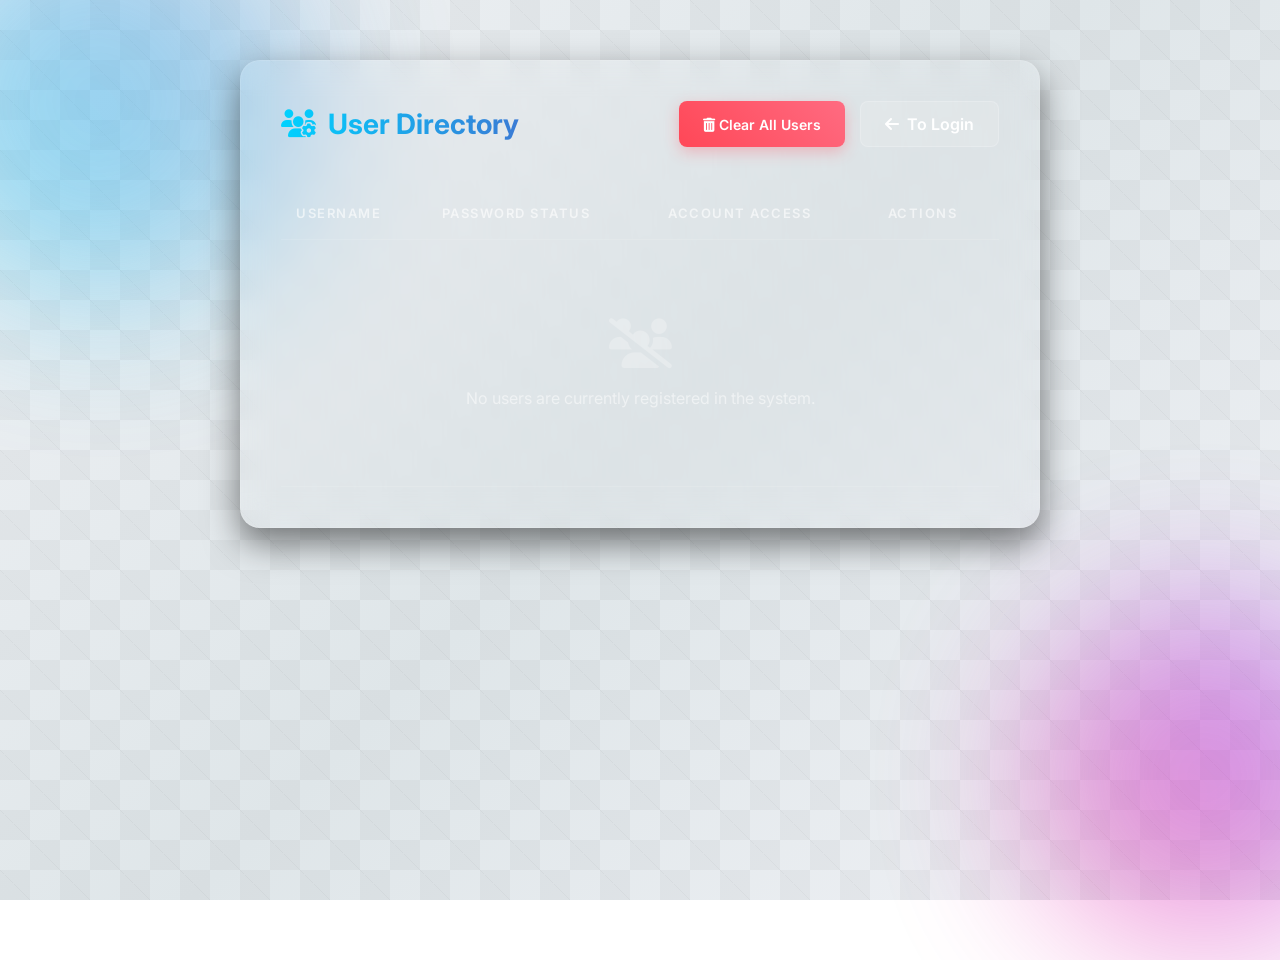
<file: user.html>
<!DOCTYPE html>
<html lang="en">

<head>
    <meta charset="UTF-8">
    <meta name="viewport" content="width=device-width, initial-scale=1.0">
    <title>Chess Tour - User Directory</title>
    <!-- Google Fonts -->
    <link href="https://fonts.googleapis.com/css2?family=Inter:wght@300;400;500;600;700&display=swap" rel="stylesheet">
    <!-- FontAwesome for Icons -->
    <link rel="stylesheet" href="https://cdnjs.cloudflare.com/ajax/libs/font-awesome/6.4.0/css/all.min.css">
    <!-- Link to Dashboard Stylesheet for consistency -->
    <link rel="stylesheet" href="style.css">
    <style>
        .admin-container {
            max-width: 800px;
            margin: 60px auto;
            padding: 40px;
            background: rgba(255, 255, 255, 0.05);
            backdrop-filter: blur(15px);
            -webkit-backdrop-filter: blur(15px);
            border: 1px solid rgba(255, 255, 255, 0.1);
            border-radius: 20px;
            box-shadow: 0 15px 35px rgba(0, 0, 0, 0.5), inset 0 0 10px rgba(255, 255, 255, 0.02);
            position: relative;
            z-index: 10;
        }

        .header-actions {
            display: flex;
            justify-content: space-between;
            align-items: center;
            margin-bottom: 40px;
        }

        .header-actions h2 {
            font-size: 28px;
            background: linear-gradient(to right, #00d2ff, #3a7bd5);
            -webkit-background-clip: text;
            background-clip: text;
            -webkit-text-fill-color: transparent;
            color: transparent;
            margin: 0;
            display: flex;
            align-items: center;
            gap: 12px;
        }

        .users-table {
            width: 100%;
            border-collapse: collapse;
            margin-top: 20px;
            color: #fff;
        }

        .users-table th,
        .users-table td {
            padding: 18px 15px;
            text-align: left;
            border-bottom: 1px solid rgba(255, 255, 255, 0.1);
        }

        .users-table th {
            font-weight: 600;
            color: rgba(255, 255, 255, 0.6);
            text-transform: uppercase;
            font-size: 13px;
            letter-spacing: 1.5px;
        }

        .users-table tbody tr {
            transition: background 0.3s;
        }

        .users-table tbody tr:hover {
            background: rgba(255, 255, 255, 0.05);
        }

        .btn-action {
            padding: 8px 14px;
            border-radius: 8px;
            border: none;
            cursor: pointer;
            font-size: 14px;
            font-weight: 600;
            transition: all 0.3s ease;
        }

        .btn-delete {
            background: rgba(255, 71, 87, 0.1);
            color: #ff4757;
            border: 1px solid rgba(255, 71, 87, 0.3);
            display: inline-flex;
            align-items: center;
            gap: 6px;
        }

        .btn-delete:hover {
            background: #ff4757;
            color: #fff;
            box-shadow: 0 5px 15px rgba(255, 71, 87, 0.3);
        }

        .btn-clear {
            background: linear-gradient(45deg, #ff4757, #ff6b81);
            color: #fff;
            padding: 12px 24px;
            box-shadow: 0 5px 15px rgba(255, 71, 87, 0.3);
        }

        .btn-clear:hover {
            transform: translateY(-2px);
            box-shadow: 0 8px 25px rgba(255, 71, 87, 0.5);
        }

        .btn-back {
            background: rgba(255, 255, 255, 0.1);
            color: #fff;
            padding: 12px 24px;
            border: 1px solid rgba(255, 255, 255, 0.2);
            text-decoration: none;
            border-radius: 8px;
            display: inline-flex;
            align-items: center;
            gap: 8px;
            transition: all 0.3s ease;
            font-weight: 600;
        }

        .btn-back:hover {
            background: rgba(255, 255, 255, 0.2);
            border-color: rgba(255, 255, 255, 0.4);
        }

        .empty-state {
            text-align: center;
            padding: 60px 20px;
            color: rgba(255, 255, 255, 0.5);
        }

        .empty-state i {
            display: block;
            margin-bottom: 20px;
            opacity: 0.5;
        }

        .password-badge {
            background: rgba(46, 213, 115, 0.1);
            color: #2ed573;
            padding: 4px 10px;
            border-radius: 20px;
            font-size: 12px;
            font-weight: 600;
            display: inline-flex;
            align-items: center;
            gap: 5px;
            border: 1px solid rgba(46, 213, 115, 0.3);
        }
    </style>
</head>

<body>
    <!-- Background styling imported from style.css -->
    <div class="bg-pattern"></div>
    <div class="circle circle-1"></div>
    <div class="circle circle-2"></div>

    <div class="admin-container">
        <div class="header-actions">
            <h2><i class="fa-solid fa-users-gear"></i> User Directory</h2>
            <div style="display: flex; gap: 15px;">
                <button class="btn-action btn-clear" onclick="clearAllUsers()">
                    <i class="fa-solid fa-trash-can"></i> Clear All Users
                </button>
                <a href="index.html" class="btn-back">
                    <i class="fa-solid fa-arrow-left"></i> To Login
                </a>
            </div>
        </div>

        <table class="users-table">
            <thead>
                <tr>
                    <th>Username</th>
                    <th>Password Status</th>
                    <th>Account Access</th>
                    <th>Actions</th>
                </tr>
            </thead>
            <tbody id="userTableBody">
                <!-- User rows will be populated here via JavaScript -->
            </tbody>
        </table>
    </div>

    <script>
        // Retrieve users from HTML Local Storage (simulated database)
        function getUsers() {
            const users = localStorage.getItem('chessTourUsers');
            return users ? JSON.parse(users) : {};
        }

        // Save users back to Local Storage
        function saveUsers(users) {
            localStorage.setItem('chessTourUsers', JSON.stringify(users));
            renderUsers(); // Refresh the table
        }

        // Delete an individual user account
        function deleteUser(username) {
            if (confirm(`Are you sure you want to delete user: "${username}"?`)) {
                const users = getUsers();
                delete users[username];
                saveUsers(users);

                // If the deleted user happens to be logged in right now, boot them out
                if (localStorage.getItem('currentUser') === username) {
                    localStorage.removeItem('currentUser');
                }
            }
        }

        // Clear the entire user database
        function clearAllUsers() {
            if (confirm('WARNING: Are you sure you want to delete ALL registered users? This action cannot be undone.')) {
                localStorage.removeItem('chessTourUsers');
                localStorage.removeItem('currentUser');
                renderUsers();
            }
        }

        // Build the table dynamically from Local Storage data
        function renderUsers() {
            const users = getUsers();
            const tbody = document.getElementById('userTableBody');
            tbody.innerHTML = '';

            const usernames = Object.keys(users);

            if (usernames.length === 0) {
                tbody.innerHTML = `
                    <tr>
                        <td colspan="4">
                            <div class="empty-state">
                                <i class="fa-solid fa-users-slash" style="font-size: 50px;"></i>
                                <p>No users are currently registered in the system.</p>
                            </div>
                        </td>
                    </tr>
                `;
                return;
            }

            usernames.forEach((username) => {
                const tr = document.createElement('tr');
                tr.innerHTML = `
                    <td><strong>${escapeHTML(username)}</strong></td>
                    <td>
                        <span class="password-badge">
                            <i class="fa-solid fa-shield-check"></i> Secured
                        </span>
                    </td>
                    <td>Local Storage Account</td>
                    <td>
                        <button class="btn-action btn-delete" onclick="deleteUser('${escapeHTML(username)}')">
                            <i class="fa-solid fa-trash"></i> Delete
                        </button>
                    </td>
                `;
                tbody.appendChild(tr);
            });
        }

        // Simple utility to prevent script injection when rendering usernames
        function escapeHTML(str) {
            return str.replace(/[&<>'"]/g,
                tag => ({
                    '&': '&amp;',
                    '<': '&lt;',
                    '>': '&gt;',
                    "'": '&#39;',
                    '"': '&quot;'
                }[tag] || tag)
            );
        }

        // Initialize user directory on load
        document.addEventListener('DOMContentLoaded', renderUsers);
    </script>
</body>

</html>
</file>
<file: style.css>
:root {
  --primary: #00d2ff;
  --primary-dark: #3a7bd5;
  --secondary: #ff007a;
  --bg-dark: #0f2027;
  --bg-mid: #203a43;
  --bg-light: #2c5364;
  --text-light: #ffffff;
  --text-muted: rgba(255, 255, 255, 0.6);
  --glass-bg: rgba(255, 255, 255, 0.05);
  --glass-border: rgba(255, 255, 255, 0.1);
}

@media (prefers-color-scheme: light) {
  :root {
    --bg-dark: #f0f2f5;
    --bg-mid: #dfe6e9;
    --bg-light: #f1f2f6;
    --text-light: #2d3436;
    --text-muted: rgba(0, 0, 0, 0.6);
    --glass-bg: rgba(255, 255, 255, 0.6);
    --glass-border: rgba(0, 0, 0, 0.1);
  }
}

* {
  box-sizing: border-box;
  margin: 0;
  padding: 0;
  font-family: "Inter", sans-serif;
}

body {
  background: linear-gradient(
    135deg,
    var(--bg-dark),
    var(--bg-mid),
    var(--bg-light)
  );
  min-height: 100vh;
  color: var(--text-light);
  overflow-x: hidden;
  position: relative;
  background-attachment: fixed;
}

/* Base chessboard */
.bg-pattern {
  position: fixed;
  top: 0;
  left: 0;
  width: 100%;
  height: 100%;
  background-image:
    linear-gradient(
      45deg,
      rgba(255, 255, 255, 0.02) 25%,
      transparent 25%,
      transparent 75%,
      rgba(255, 255, 255, 0.02) 75%,
      rgba(255, 255, 255, 0.02)
    ),
    linear-gradient(
      45deg,
      rgba(255, 255, 255, 0.02) 25%,
      transparent 25%,
      transparent 75%,
      rgba(255, 255, 255, 0.02) 75%,
      rgba(255, 255, 255, 0.02)
    );
  background-size: 60px 60px;
  background-position:
    0 0,
    30px 30px;
  z-index: -2;
  pointer-events: none;
}

@media (prefers-color-scheme: light) {
  .bg-pattern {
    background-image:
      linear-gradient(45deg, rgba(0, 0, 0, 0.03) 25%, transparent 25%, transparent 75%, rgba(0, 0, 0, 0.03) 75%, rgba(0, 0, 0, 0.03)),
      linear-gradient(45deg, rgba(0, 0, 0, 0.03) 25%, transparent 25%, transparent 75%, rgba(0, 0, 0, 0.03) 75%, rgba(0, 0, 0, 0.03));
  }
}

/* Decorative animated circles for background (matching login.html) */
.circle {
  position: fixed;
  border-radius: 50%;
  filter: blur(80px);
  z-index: -1;
  opacity: 0.4;
  animation: float 10s infinite ease-in-out;
  pointer-events: none;
}

.circle-1 {
  width: 400px;
  height: 400px;
  top: -100px;
  left: -100px;
  background: linear-gradient(45deg, var(--primary), var(--primary-dark));
}

.circle-2 {
  width: 350px;
  height: 350px;
  bottom: -50px;
  right: -100px;
  background: linear-gradient(45deg, var(--secondary), #7a00ff);
  animation-delay: -5s;
}

@keyframes float {
  0%,
  100% {
    transform: translateY(0) scale(1);
  }
  50% {
    transform: translateY(-30px) scale(1.05);
  }
}

/* Navigation Bar */
.navbar {
  display: flex;
  justify-content: space-between;
  align-items: center;
  padding: 20px 5%;
  background: rgba(0, 0, 0, 0.2);
  backdrop-filter: blur(10px);
  -webkit-backdrop-filter: blur(10px);
  border-bottom: 1px solid var(--glass-border);
  position: sticky;
  top: 0;
  z-index: 100;
}

.nav-brand {
  display: flex;
  align-items: center;
  gap: 12px;
  font-size: 24px;
  font-weight: 700;
  text-transform: uppercase;
  letter-spacing: 2px;
  background: linear-gradient(to right, #ffffff, #a0aec0);
  background-clip: text;
  -webkit-background-clip: text;
  -webkit-text-fill-color: transparent;
  color: transparent;
}

.nav-brand i {
  -webkit-text-fill-color: initial;
  color: var(--primary);
}

.nav-user {
  display: flex;
  align-items: center;
  gap: 20px;
}

.nav-eth {
  background: rgba(247, 147, 26, 0.12);
  border: 1px solid rgba(247, 147, 26, 0.3);
  color: #f7931a;
  padding: 6px 14px;
  border-radius: 20px;
  font-weight: 700;
  display: flex;
  align-items: center;
  gap: 8px;
  font-size: 14px;
  cursor: pointer;
  transition: all 0.3s;
}

.nav-eth:hover {
  background: rgba(247, 147, 26, 0.2);
  border-color: rgba(247, 147, 26, 0.5);
  transform: translateY(-2px);
}

.welcome-text {
  font-weight: 500;
  color: var(--text-light);
}

.btn-logout {
  background: rgba(255, 255, 255, 0.1);
  color: var(--text-light);
  border: 1px solid var(--glass-border);
  padding: 8px 16px;
  border-radius: 8px;
  font-size: 14px;
  font-weight: 600;
  cursor: pointer;
  transition: all 0.3s ease;
  display: flex;
  align-items: center;
  gap: 8px;
}

.btn-logout:hover {
  background: rgba(255, 71, 87, 0.2);
  border-color: #ff4757;
  color: #ff4757;
}

/* Main Dashboard */
.dashboard-container {
  max-width: 1200px;
  margin: 40px auto;
  padding: 0 5%;
}

.dashboard-header {
  text-align: center;
  margin-bottom: 50px;
}

.gradient-text {
  font-size: 42px;
  font-weight: 700;
  margin-bottom: 15px;
  background: linear-gradient(to right, #00d2ff, #3a7bd5);
  background-clip: text;
  -webkit-background-clip: text;
  -webkit-text-fill-color: transparent;
  color: transparent;
}

.dashboard-header p {
  font-size: 18px;
  color: var(--text-muted);
}

/* Glassmorphism Action Cards */
.action-grid {
  display: grid;
  grid-template-columns: repeat(auto-fit, minmax(250px, 1fr));
  gap: 30px;
}

.action-card {
  background: var(--glass-bg);
  backdrop-filter: blur(15px);
  -webkit-backdrop-filter: blur(15px);
  border: 1px solid var(--glass-border);
  border-radius: 20px;
  padding: 30px;
  text-align: center;
  transition: all 0.4s cubic-bezier(0.175, 0.885, 0.32, 1.275);
  box-shadow:
    0 10px 30px rgba(0, 0, 0, 0.3),
    inset 0 0 10px rgba(255, 255, 255, 0.02);
  position: relative;
  overflow: hidden;
}

.action-card::before {
  content: "";
  position: absolute;
  top: 0;
  left: -100%;
  width: 50%;
  height: 100%;
  background: linear-gradient(
    to right,
    transparent,
    rgba(255, 255, 255, 0.05),
    transparent
  );
  transform: skewX(-20deg);
  transition: all 0.4s ease;
}

.action-card:hover {
  transform: translateY(-10px);
  border-color: rgba(0, 210, 255, 0.3);
  box-shadow:
    0 15px 35px rgba(0, 0, 0, 0.4),
    0 0 20px rgba(0, 210, 255, 0.1);
}

.action-card:hover::before {
  left: 150%;
}

.card-icon {
  width: 70px;
  height: 70px;
  background: linear-gradient(
    135deg,
    rgba(0, 210, 255, 0.2),
    rgba(58, 123, 213, 0.2)
  );
  border-radius: 50%;
  display: flex;
  justify-content: center;
  align-items: center;
  margin: 0 auto 20px;
  font-size: 30px;
  color: var(--primary);
  border: 1px solid rgba(0, 210, 255, 0.3);
  box-shadow: 0 0 20px rgba(0, 210, 255, 0.1);
}

.action-card:hover .card-icon {
  background: linear-gradient(135deg, var(--primary), var(--primary-dark));
  color: #fff;
  transform: scale(1.1);
  transition: all 0.3s ease;
}

.action-card h3 {
  font-size: 22px;
  font-weight: 600;
  margin-bottom: 12px;
}

.action-card p {
  color: var(--text-muted);
  font-size: 14px;
  line-height: 1.5;
  margin-bottom: 25px;
}

.action-btn {
  width: 100%;
  padding: 12px;
  background: linear-gradient(45deg, var(--primary), var(--primary-dark));
  border: none;
  border-radius: 10px;
  color: #fff;
  font-size: 15px;
  font-weight: 600;
  cursor: pointer;
  transition: all 0.3s ease;
  box-shadow: 0 4px 15px rgba(0, 210, 255, 0.3);
}

.action-btn:hover {
  box-shadow: 0 6px 20px rgba(0, 210, 255, 0.5);
  background: linear-gradient(45deg, #1ae2ff, #478eff);
}

.action-btn.secondary {
  background: rgba(255, 255, 255, 0.1);
  border: 1px solid var(--glass-border);
  box-shadow: none;
}

.action-btn.secondary:hover {
  background: rgba(255, 255, 255, 0.2);
  border-color: rgba(255, 255, 255, 0.3);
}

/* Toast notification */
.toast {
  position: fixed;
  top: 90px;
  right: 20px;
  padding: 14px 18px;
  border-radius: 14px;
  background: rgba(0, 0, 0, 0.75);
  box-shadow: 0 10px 30px rgba(0, 0, 0, 0.3);
  color: #fff;
  font-weight: 600;
  opacity: 0;
  visibility: hidden;
  transform: translateY(-10px);
  transition: opacity 240ms ease, transform 240ms ease, visibility 240ms ease;
  z-index: 200;
  pointer-events: none;
  max-width: 320px;
  word-break: break-word;
}

.toast.show {
  opacity: 1;
  visibility: visible;
  transform: translateY(0);
}

.toast.success {
  background: rgba(46, 213, 115, 0.9);
}

.toast.error {
  background: rgba(255, 71, 87, 0.9);
}

.toast.info {
  background: rgba(0, 210, 255, 0.85);
}

/* Options Dropdown */
.options-wrapper {
  position: relative;
}

.btn-options {
  background: rgba(0, 210, 255, 0.1);
  color: var(--text-light);
  border: 1px solid rgba(0, 210, 255, 0.3);
  padding: 8px 16px;
  border-radius: 8px;
  font-size: 14px;
  font-weight: 600;
  cursor: pointer;
  transition: all 0.3s ease;
  display: flex;
  align-items: center;
  gap: 8px;
}

.btn-options:hover {
  background: rgba(0, 210, 255, 0.2);
  border-color: var(--primary);
}

.options-dropdown {
  position: absolute;
  top: calc(100% + 10px);
  right: 0;
  background: rgba(15, 32, 39, 0.95);
  backdrop-filter: blur(20px);
  -webkit-backdrop-filter: blur(20px);
  border: 1px solid var(--glass-border);
  border-radius: 14px;
  min-width: 190px;
  box-shadow: 0 15px 40px rgba(0, 0, 0, 0.5);
  overflow: hidden;
  z-index: 150;
  opacity: 0;
  visibility: hidden;
  transform: translateY(-10px);
  transition: all 0.25s cubic-bezier(0.175, 0.885, 0.32, 1.275);
}

.options-dropdown.open {
  opacity: 1;
  visibility: visible;
  transform: translateY(0);
}

.dropdown-item {
  display: flex;
  align-items: center;
  gap: 12px;
  padding: 14px 18px;
  font-size: 14px;
  font-weight: 500;
  color: var(--text-light);
  cursor: pointer;
  transition: background 0.2s ease;
  border: none;
  background: none;
  width: 100%;
  text-align: left;
}

.dropdown-item:hover {
  background: rgba(255, 255, 255, 0.08);
}

.dropdown-item.danger {
  color: #ff4757;
}

.dropdown-item.danger:hover {
  background: rgba(255, 71, 87, 0.12);
}

.dropdown-divider {
  height: 1px;
  background: var(--glass-border);
  margin: 4px 0;
}

/* Generic Modal Overlay */
.modal-overlay {
  position: fixed;
  inset: 0;
  background: rgba(0, 0, 0, 0.7);
  backdrop-filter: blur(8px);
  -webkit-backdrop-filter: blur(8px);
  display: flex;
  align-items: center;
  justify-content: center;
  z-index: 500;
  opacity: 0;
  visibility: hidden;
  transition: all 0.3s ease;
}

.modal-overlay.active {
  opacity: 1;
  visibility: visible;
}

.modal-box {
  background: linear-gradient(135deg, #0f2027, #203a43);
  border: 1px solid var(--glass-border);
  border-radius: 24px;
  padding: 40px;
  width: 90%;
  max-width: 460px;
  box-shadow: 0 30px 60px rgba(0, 0, 0, 0.6), 0 0 30px rgba(0, 210, 255, 0.1);
  transform: translateY(30px) scale(0.96);
  transition: all 0.35s cubic-bezier(0.175, 0.885, 0.32, 1.275);
}

.modal-overlay.active .modal-box {
  transform: translateY(0) scale(1);
}

.modal-box h2 {
  font-size: 26px;
  font-weight: 700;
  margin-bottom: 24px;
  background: linear-gradient(to right, #00d2ff, #3a7bd5);
  background-clip: text;
  -webkit-background-clip: text;
  -webkit-text-fill-color: transparent;
  color: transparent;
}

.modal-close {
  float: right;
  background: none;
  border: none;
  color: var(--text-muted);
  font-size: 22px;
  cursor: pointer;
  line-height: 1;
  transition: color 0.2s;
  margin-top: -5px;
}

.modal-close:hover {
  color: #fff;
}

/* Stats Modal */
.stat-row {
  display: flex;
  justify-content: space-between;
  align-items: center;
  padding: 14px 0;
  border-bottom: 1px solid var(--glass-border);
  font-size: 15px;
}

.stat-row:last-child {
  border-bottom: none;
}

.stat-label {
  color: var(--text-muted);
  display: flex;
  align-items: center;
  gap: 10px;
}

.stat-value {
  font-weight: 700;
  color: var(--primary);
  font-size: 17px;
}

/* Tournament Register Modal */
.tournament-list {
  display: flex;
  flex-direction: column;
  gap: 12px;
  margin-bottom: 24px;
}

.tournament-option {
  display: flex;
  align-items: center;
  gap: 14px;
  padding: 14px 18px;
  background: rgba(255, 255, 255, 0.04);
  border: 1px solid var(--glass-border);
  border-radius: 12px;
  cursor: pointer;
  transition: all 0.25s ease;
}

.tournament-option:hover,
.tournament-option.selected {
  background: rgba(0, 210, 255, 0.1);
  border-color: rgba(0, 210, 255, 0.4);
}

.tournament-option input[type="radio"] {
  accent-color: var(--primary);
  width: 18px;
  height: 18px;
}

.tournament-option-info {
  flex: 1;
}

.tournament-option-name {
  font-weight: 600;
  font-size: 15px;
}

.tournament-option-date {
  font-size: 12px;
  color: var(--text-muted);
  margin-top: 2px;
}

/* ELO Tier Guide */
.tier-guide {
  margin-top: 22px;
  border-top: 1px solid var(--glass-border);
  padding-top: 18px;
}

.tier-guide-title {
  font-size: 12px;
  font-weight: 600;
  text-transform: uppercase;
  letter-spacing: 1.5px;
  color: var(--text-muted);
  margin-bottom: 12px;
}

.tier-list {
  display: flex;
  flex-direction: column;
  gap: 6px;
}

.tier-item {
  display: flex;
  align-items: center;
  gap: 12px;
  padding: 10px 14px;
  border-radius: 10px;
  border: 1px solid transparent;
  transition: all 0.25s ease;
}

.tier-item.active {
  background: rgba(0, 210, 255, 0.1);
  border-color: rgba(0, 210, 255, 0.4);
  box-shadow: 0 0 12px rgba(0, 210, 255, 0.1);
}

.tier-icon {
  font-size: 20px;
  width: 28px;
  text-align: center;
  flex-shrink: 0;
}

.tier-name {
  font-size: 14px;
  font-weight: 600;
  color: var(--text-light);
}

.tier-item.active .tier-name {
  color: var(--primary);
}

.tier-range {
  font-size: 12px;
  color: var(--text-muted);
  margin-top: 1px;
}

.tier-item.active .tier-range {
  color: rgba(0, 210, 255, 0.7);
}

/* Active tier badge */
.tier-item.active::after {
  content: "YOU";
  margin-left: auto;
  font-size: 10px;
  font-weight: 700;
  background: var(--primary);
  color: #000;
  padding: 2px 8px;
  border-radius: 20px;
  letter-spacing: 1px;
}

/* ELO Tier Section on Dashboard */
.tier-section {
  margin-top: 50px;
  padding: 36px 40px;
  background: var(--glass-bg);
  backdrop-filter: blur(15px);
  -webkit-backdrop-filter: blur(15px);
  border: 1px solid var(--glass-border);
  border-radius: 24px;
  box-shadow: 0 10px 30px rgba(0, 0, 0, 0.2);
}

.tier-section-header {
  display: flex;
  align-items: center;
  gap: 18px;
  margin-bottom: 30px;
}

.tier-section-header i {
  font-size: 32px;
  color: var(--primary);
  background: rgba(0, 210, 255, 0.1);
  border: 1px solid rgba(0, 210, 255, 0.3);
  border-radius: 50%;
  width: 60px;
  height: 60px;
  display: flex;
  align-items: center;
  justify-content: center;
  flex-shrink: 0;
}

.tier-section-header h2 {
  font-size: 22px;
  font-weight: 700;
  background: linear-gradient(to right, #00d2ff, #3a7bd5);
  background-clip: text;
  -webkit-background-clip: text;
  -webkit-text-fill-color: transparent;
  color: transparent;
  margin-bottom: 4px;
}

.tier-section-header p {
  font-size: 14px;
  color: var(--text-muted);
}

.tier-cards-grid {
  display: grid;
  grid-template-columns: repeat(6, 1fr);
  gap: 12px;
}

.tier-card {
  display: flex;
  flex-direction: column;
  align-items: center;
  gap: 8px;
  padding: 20px 10px;
  background: rgba(255, 255, 255, 0.03);
  border: 1px solid var(--glass-border);
  border-radius: 16px;
  text-align: center;
  transition: all 0.3s ease;
  position: relative;
}

.tier-card:hover {
  background: rgba(255, 255, 255, 0.07);
  transform: translateY(-3px);
}

.tier-card.active {
  background: rgba(0, 210, 255, 0.1);
  border-color: rgba(0, 210, 255, 0.5);
  box-shadow: 0 0 20px rgba(0, 210, 255, 0.15);
  transform: translateY(-4px);
}

.tier-card.active::after {
  content: "YOU";
  position: absolute;
  top: -10px;
  font-size: 9px;
  font-weight: 800;
  background: var(--primary);
  color: #000;
  padding: 2px 8px;
  border-radius: 20px;
  letter-spacing: 1px;
}

.tier-card-icon {
  font-size: 28px;
}

.tier-card-name {
  font-size: 13px;
  font-weight: 700;
  color: var(--text-light);
}

.tier-card.active .tier-card-name {
  color: var(--primary);
}

.tier-card-range {
  font-size: 11px;
  color: var(--text-muted);
  line-height: 1.3;
}

.tier-card.active .tier-card-range {
  color: rgba(0, 210, 255, 0.7);
}

/* Shop Modal & Customization Styles */
.shop-modal {
  width: 90%;
  max-width: 950px;
  max-height: 85vh;
  display: flex;
  flex-direction: column;
}

.shop-header {
  display: flex;
  justify-content: space-between;
  align-items: center;
  margin-bottom: 25px;
  padding-bottom: 15px;
  border-bottom: 1px solid var(--glass-border);
}

.shop-balance {
  background: rgba(247, 147, 26, 0.15);
  border: 1px solid rgba(247, 147, 26, 0.4);
  color: #f7931a;
  padding: 8px 18px;
  border-radius: 30px;
  font-weight: 700;
  display: flex;
  align-items: center;
  gap: 10px;
}

.shop-tabs {
  display: flex;
  gap: 12px;
  margin-bottom: 25px;
}

.shop-tab {
  background: rgba(255, 255, 255, 0.05);
  border: 1px solid var(--glass-border);
  color: rgba(255,255,255,0.7);
  padding: 10px 24px;
  border-radius: 12px;
  cursor: pointer;
  font-weight: 600;
  transition: all 0.3s;
}

.shop-tab.active {
  background: var(--primary);
  color: #000;
  border-color: var(--primary);
  box-shadow: 0 0 15px rgba(0, 210, 255, 0.3);
}

.shop-content {
  display: grid;
  grid-template-columns: repeat(auto-fill, minmax(220px, 1fr));
  gap: 20px;
  overflow-y: auto;
  padding: 5px;
  min-height: 300px;
}

.shop-item {
  background: rgba(255, 255, 255, 0.03);
  border: 1px solid var(--glass-border);
  border-radius: 18px;
  padding: 15px;
  display: flex;
  flex-direction: column;
  gap: 12px;
  transition: all 0.3s;
}

.shop-item:hover {
  transform: translateY(-5px);
  background: rgba(255, 255, 255, 0.08);
  border-color: rgba(255, 255, 255, 0.2);
}

.shop-item.equipped {
  border-color: var(--primary);
  background: rgba(0, 210, 255, 0.05);
}

.item-preview {
  width: 100%;
  aspect-ratio: 1.5;
  background: #222;
  border-radius: 12px;
  display: flex;
  align-items: center;
  justify-content: center;
  position: relative;
  overflow: hidden;
}

.item-preview-board {
  width: 80%;
  height: 80%;
  display: grid;
  grid-template-columns: 1fr 1fr;
  grid-template-rows: 1fr 1fr;
  border: 1px solid rgba(255,255,255,0.1);
}

.item-name {
  font-weight: 600;
  font-size: 16px;
  color: #fff;
}

.item-footer {
  display: flex;
  justify-content: space-between;
  align-items: center;
  margin-top: auto;
}

.item-price {
  color: #f7931a;
  font-weight: 700;
  font-size: 14px;
  display: flex;
  align-items: center;
  gap: 5px;
}

.item-btn {
  padding: 8px 16px;
  border-radius: 8px;
  border: none;
  font-weight: 700;
  font-size: 13px;
  cursor: pointer;
  transition: 0.3s;
}

.item-btn.buy { background: var(--primary); color: #000; }
.item-btn.equip { background: rgba(255,255,255,0.1); color: #fff; border: 1px solid rgba(255,255,255,0.2); }
.item-btn.equipped { background: #2ed573; color: #fff; pointer-events: none; }

/* Custom Board Colors */
.board-default .white-1e1d7 { background-color: #f0d9b5 !important; }
.board-default .black-3c85d { background-color: #b58863 !important; }

.board-ocean .white-1e1d7 { background: linear-gradient(135deg, #eaecf0 0%, #d1d9e6 100%) !important; box-shadow: inset 0 0 5px rgba(0,0,0,0.05); }
.board-ocean .black-3c85d { background: linear-gradient(135deg, #568ec5 0%, #3a6b9a 100%) !important; box-shadow: inset 0 0 8px rgba(0,0,0,0.2); }

.board-forest .white-1e1d7 { background: linear-gradient(135deg, #f4f6f3 0%, #e1e7e0 100%) !important; box-shadow: inset 0 0 5px rgba(0,0,0,0.05); }
.board-forest .black-3c85d { background: linear-gradient(135deg, #63855e 0%, #4a6646 100%) !important; box-shadow: inset 0 0 8px rgba(0,0,0,0.2); }

.board-dark .white-1e1d7 { background: linear-gradient(135deg, #444 0%, #333 100%) !important; box-shadow: inset 0 0 10px rgba(0,0,0,0.3); }
.board-dark .black-3c85d { background: linear-gradient(135deg, #222 0%, #111 100%) !important; box-shadow: inset 0 0 15px rgba(0,0,0,0.5); }

.board-purple .white-1e1d7 { background: linear-gradient(135deg, #efefef 0%, #ddd 100%) !important; }
.board-purple .black-3c85d { background: linear-gradient(135deg, #8a4ba1 0%, #632f7a 100%) !important; box-shadow: inset 0 0 8px rgba(0,0,0,0.2); }

/* Standard Boards */
.board-red .white-1e1d7 { background-color: #ffffff !important; }
.board-red .black-3c85d { background-color: #d63031 !important; }

.board-blue .white-1e1d7 { background-color: #f1f2f6 !important; }
.board-blue .black-3c85d { background-color: #1e90ff !important; }

.board-green .white-1e1d7 { background-color: #f5f6fa !important; }
.board-green .black-3c85d { background-color: #27ae60 !important; }

.board-marble .white-1e1d7 { background-color: #f5f6fa !important; }
.board-marble .black-3c85d { background-color: #bdc3c7 !important; }

/* Dynamic System Animations */
@keyframes pulse-gold {
  0% { transform: scale(1); box-shadow: 0 0 0 rgba(247, 147, 26, 0.4); }
  50% { transform: scale(1.05); box-shadow: 0 0 15px rgba(247, 147, 26, 0.6); }
  100% { transform: scale(1); box-shadow: 0 0 0 rgba(247, 147, 26, 0.4); }
}

.pulse-gold {
  animation: pulse-gold 1s ease-in-out;
}

.shop-item {
  transition: all 0.4s cubic-bezier(0.175, 0.885, 0.32, 1.275);
}

.shop-item:hover {
  transform: translateY(-8px) scale(1.02);
  border-color: var(--primary);
  box-shadow: 0 15px 40px rgba(0, 0, 0, 0.4);
}

.item-preview img {
  transition: transform 0.6s ease;
}

.shop-item:hover .item-preview img {
  transform: scale(1.1);
}

.preview-img-container {
  width: 100%;
  height: 350px;
  background: #111;
  border-radius: 18px;
  margin-bottom: 25px;
  overflow: hidden;
  display: flex;
  align-items: center;
  justify-content: center;
  border: 1px solid var(--glass-border);
}

.preview-img-container img {
  max-width: 100%;
  max-height: 100%;
  object-fit: contain;
}

.preview-info {
  text-align: center;
}

.preview-info h2 {
  font-size: 28px;
  margin-bottom: 10px;
  color: var(--primary);
}

.preview-info p {
  color: var(--text-muted);
  margin-bottom: 30px;
}

.preview-actions {
  display: flex;
  justify-content: center;
  gap: 20px;
}

.preview-actions .action-btn {
  max-width: 200px;
}

/* Confirmation Modal */
.confirm-modal {
  max-width: 400px;
  text-align: center;
  padding: 40px 30px;
}

.confirm-icon {
  font-size: 50px;
  margin-bottom: 20px;
}

.confirm-actions {
  display: flex;
  gap: 15px;
  margin-top: 30px;
}

.confirm-actions .action-btn {
  flex: 1;
}

.action-btn.danger {
  background: #ff4757;
  color: #fff;
}

.action-btn.danger-outline {
  background: transparent;
  color: #ff4757;
  border: 1px solid rgba(255, 71, 87, 0.3);
}

.action-btn.danger-outline:hover {
  background: rgba(255, 71, 87, 0.1);
  border-color: #ff4757;
}

/* Mobile Responsive Enhancements */
@media (max-width: 768px) {
  .navbar {
    padding: 15px 4%;
  }
  
  .nav-brand span {
    display: none; /* Hide 'Chess Tour' text on very small screens, keep icon */
  }
  
  .nav-user {
    gap: 10px;
  }
  
  .welcome-text {
    display: none; /* Hide welcome text on mobile to save space */
  }

  .nav-eth {
    padding: 5px 10px;
    font-size: 13px;
  }
  .gradient-text {
    font-size: 32px;
  }
  .tier-section {
    padding: 24px 20px;
  }
  .tier-cards-grid {
    grid-template-columns: repeat(2, 1fr);
  }
}
</file>
